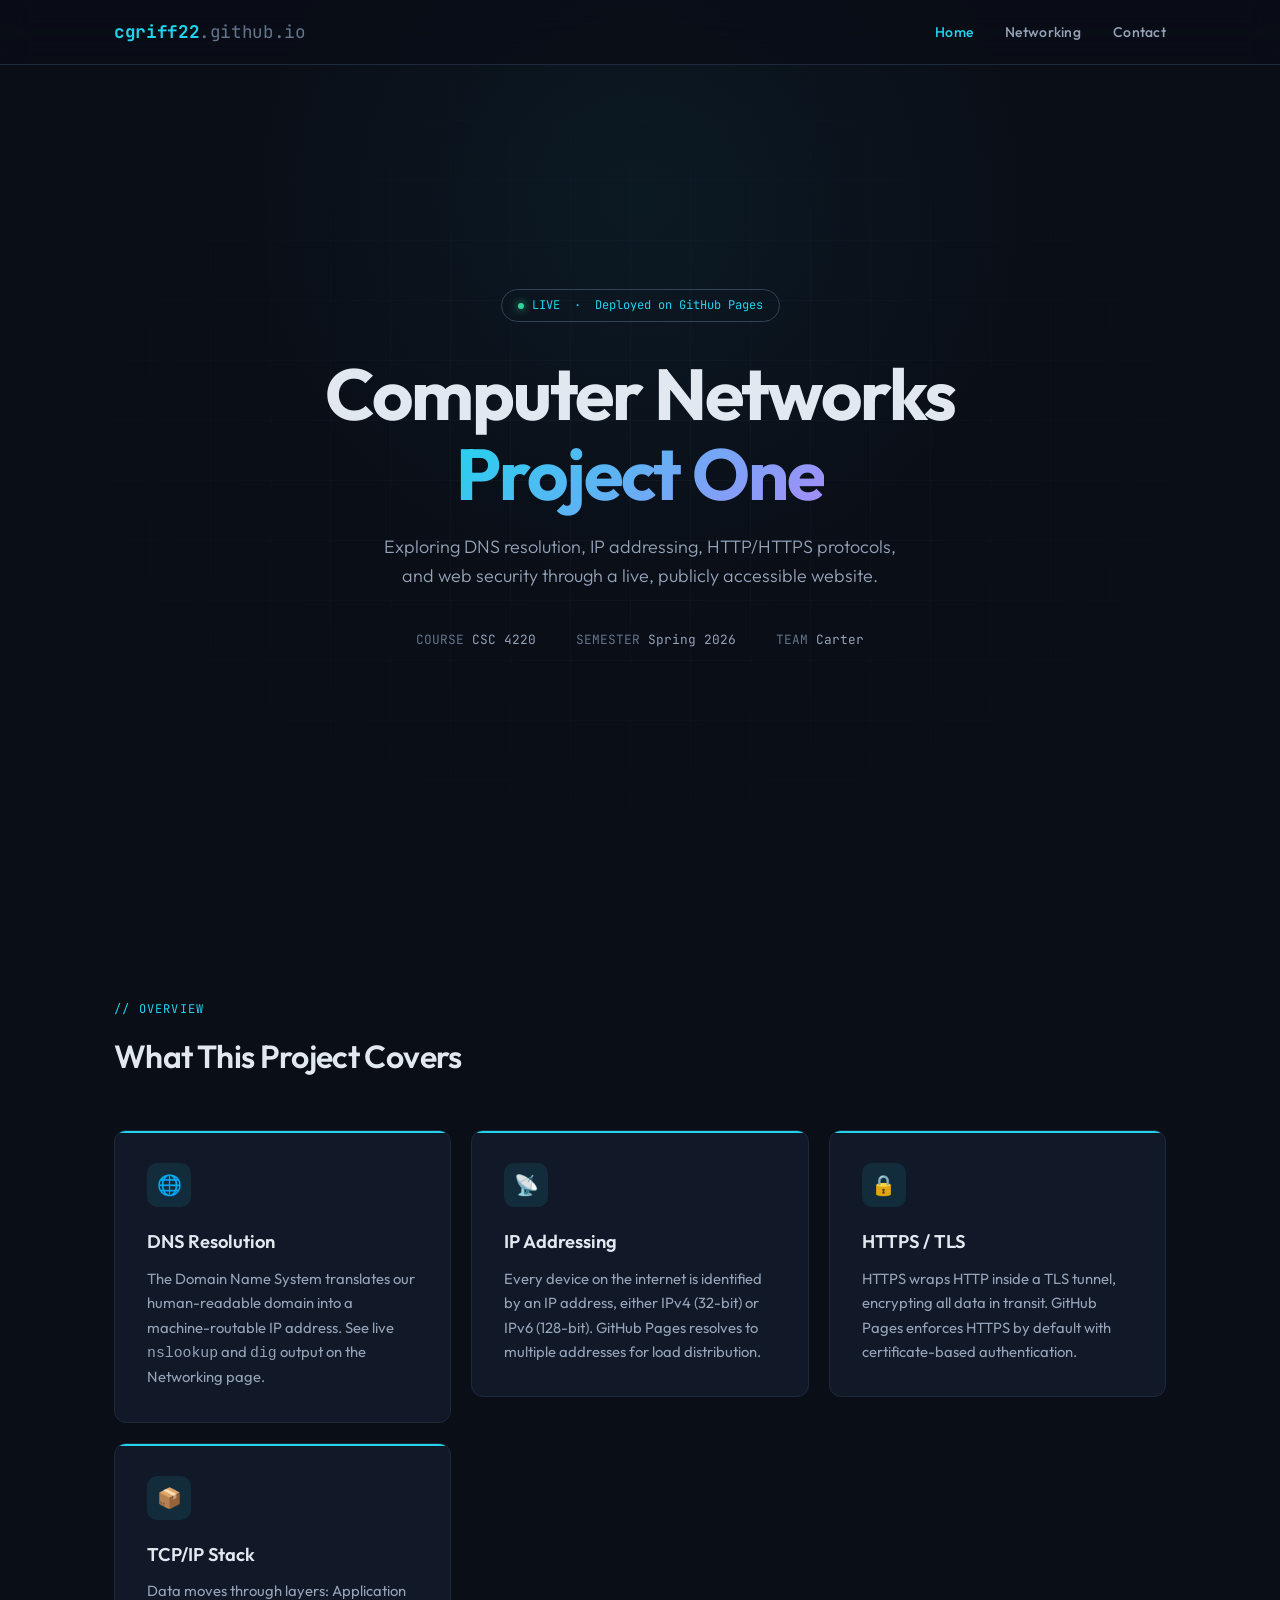
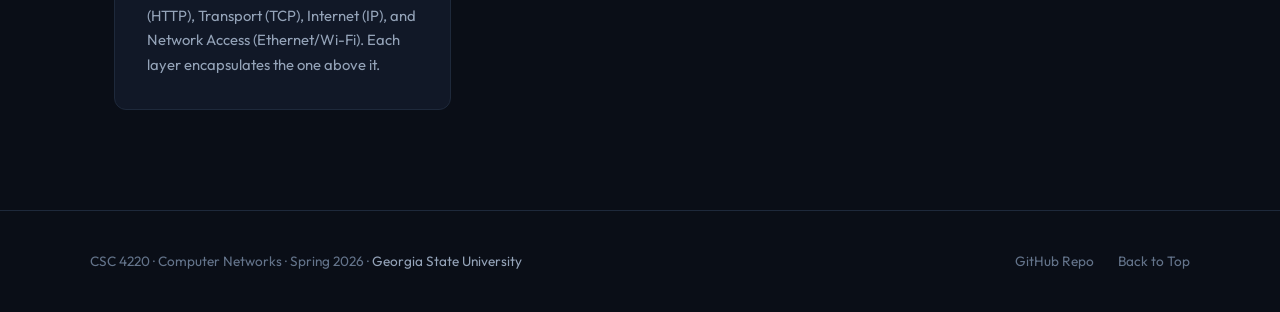
<file: index.html>
<!DOCTYPE html>
<html lang="en">
<head>
  <meta charset="UTF-8">
  <meta name="viewport" content="width=device-width, initial-scale=1.0">
  <title>cgriff22.github.io Computer Networks Project</title>
  <link rel="preconnect" href="https://fonts.googleapis.com">
  <link rel="preconnect" href="https://fonts.gstatic.com" crossorigin>
  <link href="https://fonts.googleapis.com/css2?family=JetBrains+Mono:wght@400;500;700&family=Outfit:wght@300;400;500;600;700&display=swap" rel="stylesheet">
  <link rel="stylesheet" href="style.css">
</head>
<!-- Google tag (gtag.js) -->
<script async src="https://www.googletagmanager.com/gtag/js?id=G-BN9VYESKCE"></script>
<script>
  window.dataLayer = window.dataLayer || [];
  function gtag(){dataLayer.push(arguments);}
  gtag('js', new Date());

  gtag('config', 'G-BN9VYESKCE');
</script>
<body>

  <!-- NAV -->
  <nav>
    <div class="nav-inner">
      <a href="index.html" class="nav-logo">cgriff22<span>.github.io</span></a>
      <ul class="nav-links">
        <li><a href="index.html" class="active">Home</a></li>
        <li><a href="networking.html">Networking</a></li>
        <li><a href="contact.html">Contact</a></li>
      </ul>
    </div>
  </nav>

  <!-- HERO -->
  <section class="hero" id="home">
    <div class="hero-grid"></div>
    <div class="hero-content">
      <div class="hero-badge">LIVE &nbsp;·&nbsp; Deployed on GitHub Pages</div>
      <h1>Computer Networks<br><span class="accent">Project One</span></h1>
      <p class="hero-sub">
        Exploring DNS resolution, IP addressing, HTTP/HTTPS protocols, and web security through a live, publicly accessible website.
      </p>
      <div class="hero-meta">
        <div>COURSE <span>CSC 4220</span></div>
        <div>SEMESTER <span>Spring 2026</span></div>
        <div>TEAM <span>Carter</span></div>
      </div>
    </div>
  </section>

  <!-- OVERVIEW CARDS -->
  <section id="overview">
    <div class="section-label">// Overview</div>
    <h2 class="section-title">What This Project Covers</h2>

    <div class="concepts-grid">
      <a href="networking.html#dns" style="text-decoration:none; color:inherit;">
        <div class="concept-card">
          <div class="concept-icon">🌐</div>
          <h3>DNS Resolution</h3>
          <p>The Domain Name System translates our human-readable domain into a machine-routable IP address. See live <code>nslookup</code> and <code>dig</code> output on the Networking page.</p>
        </div>
      </a>
      <a href="networking.html#ip" style="text-decoration:none; color:inherit;">
        <div class="concept-card">
          <div class="concept-icon">📡</div>
          <h3>IP Addressing</h3>
          <p>Every device on the internet is identified by an IP address, either IPv4 (32-bit) or IPv6 (128-bit). GitHub Pages resolves to multiple addresses for load distribution.</p>
        </div>
      </a>
      <a href="networking.html#protocols" style="text-decoration:none; color:inherit;">
        <div class="concept-card">
          <div class="concept-icon">🔒</div>
          <h3>HTTPS / TLS</h3>
          <p>HTTPS wraps HTTP inside a TLS tunnel, encrypting all data in transit. GitHub Pages enforces HTTPS by default with certificate-based authentication.</p>
        </div>
      </a>
      <a href="networking.html#security" style="text-decoration:none; color:inherit;">
        <div class="concept-card">
          <div class="concept-icon">📦</div>
          <h3>TCP/IP Stack</h3>
          <p>Data moves through layers: Application (HTTP), Transport (TCP), Internet (IP), and Network Access (Ethernet/Wi-Fi). Each layer encapsulates the one above it.</p>
        </div>
      </a>
    </div>
  </section>

  <!-- FOOTER -->
  <footer>
    <div class="footer-inner">
      <div class="footer-text">
        CSC 4220 · Computer Networks · Spring 2026 · <a href="#">Georgia State University</a>
      </div>
      <div class="footer-links">
        <a href="https://github.com/cgriff22/cgriff22.github.io" target="_blank">GitHub Repo</a>
        <a href="#home">Back to Top</a>
      </div>
    </div>
  </footer>

</body>
</html>
</file>
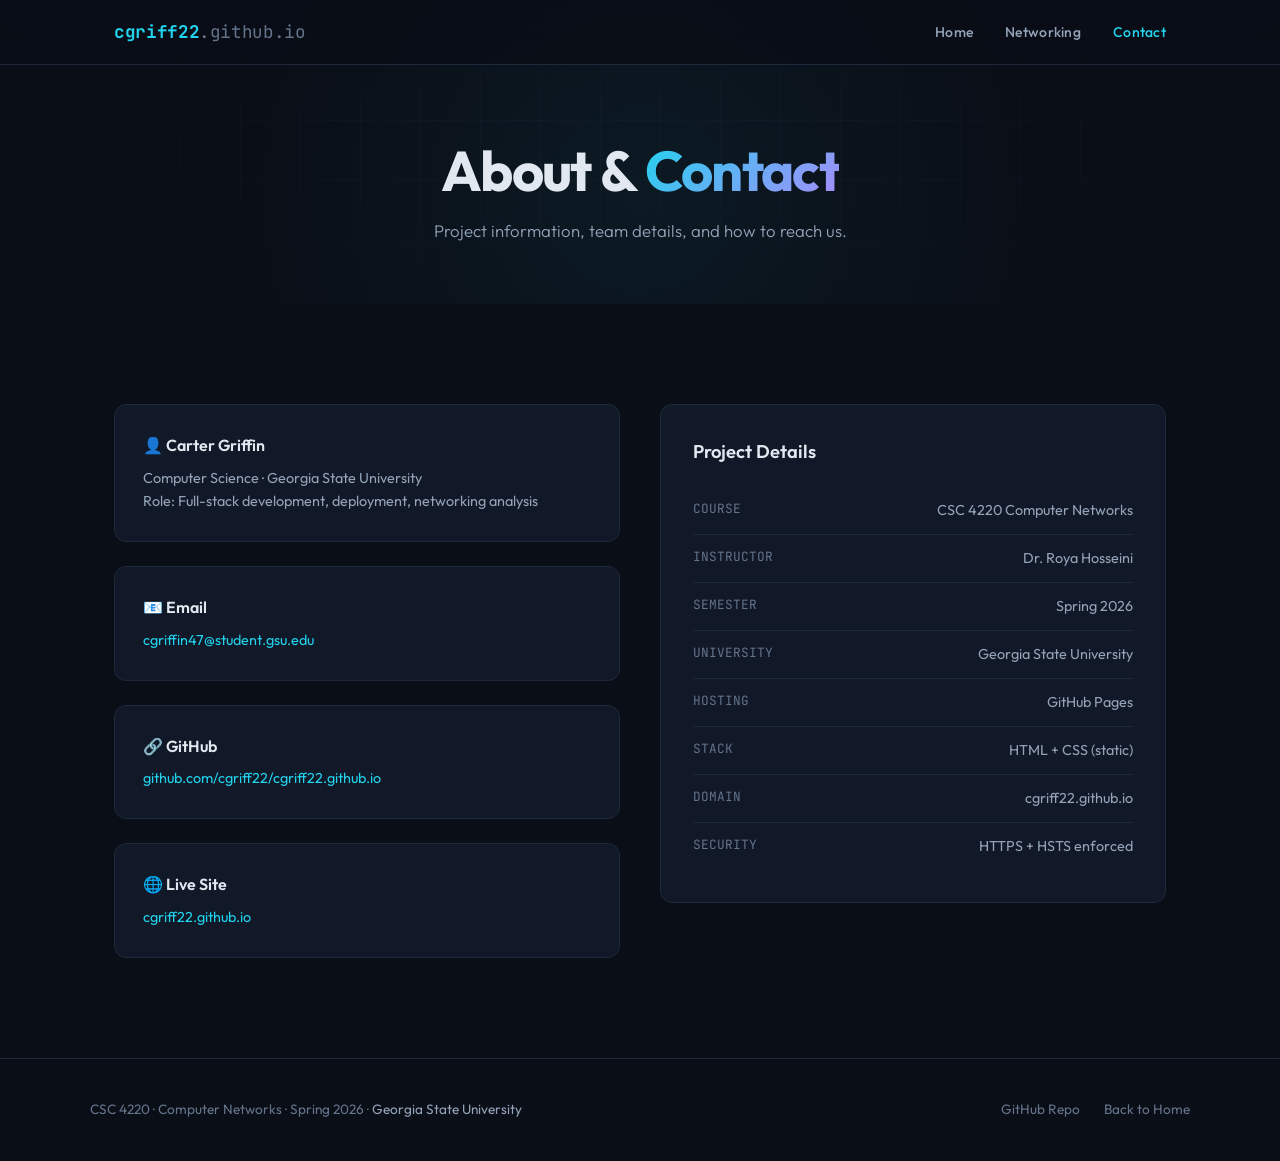
<file: contact.html>
<!DOCTYPE html>
<html lang="en">
<head>
  <meta charset="UTF-8">
  <meta name="viewport" content="width=device-width, initial-scale=1.0">
  <title>Contact: cgriff22.github.io</title>
  <link rel="preconnect" href="https://fonts.googleapis.com">
  <link rel="preconnect" href="https://fonts.gstatic.com" crossorigin>
  <link href="https://fonts.googleapis.com/css2?family=JetBrains+Mono:wght@400;500;700&family=Outfit:wght@300;400;500;600;700&display=swap" rel="stylesheet">
  <link rel="stylesheet" href="style.css">
</head>
<!-- Google tag (gtag.js) -->
<script async src="https://www.googletagmanager.com/gtag/js?id=G-BN9VYESKCE"></script>
<script>
  window.dataLayer = window.dataLayer || [];
  function gtag(){dataLayer.push(arguments);}
  gtag('js', new Date());

  gtag('config', 'G-BN9VYESKCE');
</script>
<body>

  <!-- NAV -->
  <nav>
    <div class="nav-inner">
      <a href="index.html" class="nav-logo">cgriff22<span>.github.io</span></a>
      <ul class="nav-links">
        <li><a href="index.html">Home</a></li>
        <li><a href="networking.html">Networking</a></li>
        <li><a href="contact.html" class="active">Contact</a></li>
      </ul>
    </div>
  </nav>

  <!-- PAGE HEADER -->
  <div class="page-header">
    <div class="hero-grid"></div>
    <div class="page-header-content">
      <h1>About &amp; <span class="accent">Contact</span></h1>
      <p>Project information, team details, and how to reach us.</p>
    </div>
  </div>

  <!-- CONTACT CONTENT -->
  <section>
    <div class="contact-grid">

      <!-- LEFT: Contact cards -->
      <div class="contact-info">
        <div class="contact-card">
          <h3>👤 Carter Griffin</h3>
          <p>
            Computer Science · Georgia State University<br>
            Role: Full-stack development, deployment, networking analysis
          </p>
        </div>

        <div class="contact-card">
          <h3>📧 Email</h3>
          <p><a href="mailto:cgriffin47@student.gsu.edu">cgriffin47@student.gsu.edu</a></p>
        </div>

        <div class="contact-card">
          <h3>🔗 GitHub</h3>
          <p><a href="https://github.com/cgriff22/cgriff22.github.io" target="_blank">github.com/cgriff22/cgriff22.github.io</a></p>
        </div>

        <div class="contact-card">
          <h3>🌐 Live Site</h3>
          <p><a href="https://cgriff22.github.io" target="_blank">cgriff22.github.io</a></p>
        </div>
      </div>

      <!-- RIGHT: Project details -->
      <div class="project-details">
        <h3>Project Details</h3>
        <div class="detail-row">
          <span class="detail-label">COURSE</span>
          <span class="detail-value">CSC 4220 Computer Networks</span>
        </div>
        <div class="detail-row">
          <span class="detail-label">INSTRUCTOR</span>
          <span class="detail-value">Dr. Roya Hosseini</span>
        </div>
        <div class="detail-row">
          <span class="detail-label">SEMESTER</span>
          <span class="detail-value">Spring 2026</span>
        </div>
        <div class="detail-row">
          <span class="detail-label">UNIVERSITY</span>
          <span class="detail-value">Georgia State University</span>
        </div>
        <div class="detail-row">
          <span class="detail-label">HOSTING</span>
          <span class="detail-value">GitHub Pages</span>
        </div>
        <div class="detail-row">
          <span class="detail-label">STACK</span>
          <span class="detail-value">HTML + CSS (static)</span>
        </div>
        <div class="detail-row">
          <span class="detail-label">DOMAIN</span>
          <span class="detail-value">cgriff22.github.io</span>
        </div>
        <div class="detail-row">
          <span class="detail-label">SECURITY</span>
          <span class="detail-value">HTTPS + HSTS enforced</span>
        </div>
      </div>

    </div>
  </section>

  <!-- FOOTER -->
  <footer>
    <div class="footer-inner">
      <div class="footer-text">
        CSC 4220 · Computer Networks · Spring 2026 · <a href="#">Georgia State University</a>
      </div>
      <div class="footer-links">
        <a href="https://github.com/cgriff22" target="_blank">GitHub Repo</a>
        <a href="index.html">Back to Home</a>
      </div>
    </div>
  </footer>

</body>
</html>
</file>
<file: style.css>
:root {
  --bg: #0a0e17;
  --bg-card: #111827;
  --bg-card-hover: #1a2332;
  --border: #1e293b;
  --border-accent: #334155;
  --text: #e2e8f0;
  --text-muted: #94a3b8;
  --text-dim: #64748b;
  --accent: #22d3ee;
  --accent-glow: rgba(34, 211, 238, 0.15);
  --green: #34d399;
  --amber: #fbbf24;
  --rose: #fb7185;
  --mono: 'JetBrains Mono', monospace;
  --sans: 'Outfit', sans-serif;
}

*, *::before, *::after {
  margin: 0;
  padding: 0;
  box-sizing: border-box;
}

html {
  scroll-behavior: smooth;
  scroll-padding-top: 80px;
}

body {
  font-family: var(--sans);
  background: var(--bg);
  color: var(--text);
  line-height: 1.6;
  -webkit-font-smoothing: antialiased;
}

/* ── NAV ── */
nav {
  position: fixed;
  top: 0;
  left: 0;
  right: 0;
  z-index: 100;
  background: rgba(10, 14, 23, 0.85);
  backdrop-filter: blur(16px);
  border-bottom: 1px solid var(--border);
}

.nav-inner {
  max-width: 1100px;
  margin: 0 auto;
  padding: 0 24px;
  height: 64px;
  display: flex;
  align-items: center;
  justify-content: space-between;
}

.nav-logo {
  font-family: var(--mono);
  font-weight: 700;
  font-size: 1.1rem;
  color: var(--accent);
  text-decoration: none;
  letter-spacing: -0.02em;
}

.nav-logo span {
  color: var(--text-dim);
  font-weight: 400;
}

.nav-links {
  display: flex;
  gap: 32px;
  list-style: none;
}

.nav-links a {
  color: var(--text-muted);
  text-decoration: none;
  font-size: 0.875rem;
  font-weight: 500;
  letter-spacing: 0.02em;
  transition: color 0.2s;
}

.nav-links a:hover,
.nav-links a.active {
  color: var(--accent);
}

/* ── HERO ── */
.hero {
  min-height: 100vh;
  display: flex;
  align-items: center;
  justify-content: center;
  text-align: center;
  padding: 120px 24px 80px;
  position: relative;
  overflow: hidden;
}

.hero::before {
  content: '';
  position: absolute;
  top: -200px;
  left: 50%;
  transform: translateX(-50%);
  width: 800px;
  height: 800px;
  background: radial-gradient(circle, rgba(34, 211, 238, 0.06) 0%, transparent 70%);
  pointer-events: none;
}

.hero-grid {
  position: absolute;
  inset: 0;
  background-image:
    linear-gradient(rgba(30, 41, 59, 0.3) 1px, transparent 1px),
    linear-gradient(90deg, rgba(30, 41, 59, 0.3) 1px, transparent 1px);
  background-size: 60px 60px;
  mask-image: radial-gradient(ellipse 60% 50% at 50% 50%, black, transparent);
}

.hero-content {
  position: relative;
  z-index: 1;
}

.hero-badge {
  display: inline-flex;
  align-items: center;
  gap: 8px;
  padding: 6px 16px;
  border: 1px solid var(--border-accent);
  border-radius: 100px;
  font-family: var(--mono);
  font-size: 0.75rem;
  color: var(--accent);
  margin-bottom: 32px;
  animation: fadeUp 0.6s ease both;
}

.hero-badge::before {
  content: '';
  width: 6px;
  height: 6px;
  border-radius: 50%;
  background: var(--green);
  box-shadow: 0 0 8px var(--green);
  animation: pulse 2s infinite;
}

.hero h1 {
  font-size: clamp(2.5rem, 6vw, 4.5rem);
  font-weight: 700;
  letter-spacing: -0.03em;
  line-height: 1.1;
  margin-bottom: 20px;
  animation: fadeUp 0.6s ease 0.1s both;
}

.hero h1 .accent {
  background: linear-gradient(135deg, var(--accent), #a78bfa);
  -webkit-background-clip: text;
  -webkit-text-fill-color: transparent;
  background-clip: text;
}

.hero-sub {
  font-size: 1.125rem;
  color: var(--text-muted);
  max-width: 540px;
  margin: 0 auto 40px;
  font-weight: 300;
  animation: fadeUp 0.6s ease 0.2s both;
}

.hero-meta {
  display: flex;
  justify-content: center;
  gap: 40px;
  font-family: var(--mono);
  font-size: 0.8rem;
  color: var(--text-dim);
  animation: fadeUp 0.6s ease 0.3s both;
}

.hero-meta span {
  color: var(--text-muted);
}

/* ── PAGE HEADER (for inner pages) ── */
.page-header {
  padding: 140px 24px 60px;
  text-align: center;
  position: relative;
  overflow: hidden;
}

.page-header::before {
  content: '';
  position: absolute;
  top: -200px;
  left: 50%;
  transform: translateX(-50%);
  width: 800px;
  height: 800px;
  background: radial-gradient(circle, rgba(34, 211, 238, 0.06) 0%, transparent 70%);
  pointer-events: none;
}

.page-header .hero-grid {
  position: absolute;
  inset: 0;
  background-image:
    linear-gradient(rgba(30, 41, 59, 0.3) 1px, transparent 1px),
    linear-gradient(90deg, rgba(30, 41, 59, 0.3) 1px, transparent 1px);
  background-size: 60px 60px;
  mask-image: radial-gradient(ellipse 60% 50% at 50% 50%, black, transparent);
}

.page-header-content {
  position: relative;
  z-index: 1;
}

.page-header h1 {
  font-size: clamp(2rem, 5vw, 3.5rem);
  font-weight: 700;
  letter-spacing: -0.03em;
  line-height: 1.1;
  margin-bottom: 16px;
}

.page-header h1 .accent {
  background: linear-gradient(135deg, var(--accent), #a78bfa);
  -webkit-background-clip: text;
  -webkit-text-fill-color: transparent;
  background-clip: text;
}

.page-header p {
  font-size: 1.05rem;
  color: var(--text-muted);
  max-width: 540px;
  margin: 0 auto;
  font-weight: 300;
}

/* ── SECTIONS ── */
section {
  max-width: 1100px;
  margin: 0 auto;
  padding: 100px 24px;
}

.section-label {
  font-family: var(--mono);
  font-size: 0.75rem;
  color: var(--accent);
  letter-spacing: 0.1em;
  text-transform: uppercase;
  margin-bottom: 12px;
}

.section-title {
  font-size: 2rem;
  font-weight: 600;
  letter-spacing: -0.02em;
  margin-bottom: 48px;
}

/* ── CONCEPTS GRID ── */
.concepts-grid {
  display: grid;
  grid-template-columns: repeat(auto-fit, minmax(300px, 1fr));
  gap: 20px;
}

.concept-card {
  background: var(--bg-card);
  border: 1px solid var(--border);
  border-radius: 12px;
  padding: 32px;
  transition: all 0.3s ease;
  position: relative;
  overflow: hidden;
}

.concept-card:hover {
  background: var(--bg-card-hover);
  border-color: var(--border-accent);
  transform: translateY(-2px);
}

.concept-card::after {
  content: '';
  position: absolute;
  top: 0;
  left: 0;
  right: 0;
  height: 2px;
}

.concept-card:nth-child(1)::after { background: var(--accent); }
.concept-card:nth-child(2)::after { background: var(--green); }
.concept-card:nth-child(3)::after { background: var(--amber); }
.concept-card:nth-child(4)::after { background: var(--rose); }

.concept-icon {
  width: 44px;
  height: 44px;
  border-radius: 10px;
  display: flex;
  align-items: center;
  justify-content: center;
  font-size: 1.25rem;
  margin-bottom: 20px;
}

.concept-card:nth-child(1) .concept-icon { background: rgba(34, 211, 238, 0.1); }
.concept-card:nth-child(2) .concept-icon { background: rgba(52, 211, 153, 0.1); }
.concept-card:nth-child(3) .concept-icon { background: rgba(251, 191, 36, 0.1); }
.concept-card:nth-child(4) .concept-icon { background: rgba(251, 113, 133, 0.1); }

.concept-card h3 {
  font-size: 1.15rem;
  font-weight: 600;
  margin-bottom: 10px;
}

.concept-card p {
  color: var(--text-muted);
  font-size: 0.925rem;
  line-height: 1.65;
}

/* ── TERMINAL ── */
.terminal-block {
  background: #0d1117;
  border: 1px solid var(--border);
  border-radius: 12px;
  overflow: hidden;
  margin-top: 20px;
}

.terminal-header {
  background: #161b22;
  padding: 12px 16px;
  display: flex;
  align-items: center;
  gap: 8px;
  border-bottom: 1px solid var(--border);
}

.terminal-dot {
  width: 10px;
  height: 10px;
  border-radius: 50%;
}

.terminal-dot.red { background: #ff5f57; }
.terminal-dot.yellow { background: #febc2e; }
.terminal-dot.green { background: #28c840; }

.terminal-title {
  margin-left: 8px;
  font-family: var(--mono);
  font-size: 0.75rem;
  color: var(--text-dim);
}

.terminal-body {
  padding: 20px;
  font-family: var(--mono);
  font-size: 0.82rem;
  line-height: 1.8;
  overflow-x: auto;
}

.terminal-body .prompt { color: var(--green); }
.terminal-body .cmd { color: var(--text); }
.terminal-body .output { color: var(--text-dim); }
.terminal-body .highlight { color: var(--accent); }
.terminal-body .warn { color: var(--amber); }

/* ── SCREENSHOT BLOCKS ── */
.screenshot-block {
  background: #0d1117;
  border: 1px solid var(--border);
  border-radius: 12px;
  overflow: hidden;
  margin-bottom: 16px;
}

.screenshot-label {
  background: #161b22;
  padding: 10px 16px;
  font-family: var(--mono);
  font-size: 0.75rem;
  color: var(--text-dim);
  border-bottom: 1px solid var(--border);
}

.screenshot-block img {
  width: 100%;
  display: block;
}

/* ── DNS DETAIL SECTION ── */
.dns-section {
  display: grid;
  grid-template-columns: 1fr 1fr;
  gap: 40px;
  align-items: start;
}

.dns-explanation h3 {
  font-size: 1.25rem;
  font-weight: 600;
  margin-bottom: 16px;
}

.dns-explanation p {
  color: var(--text-muted);
  font-size: 0.95rem;
  margin-bottom: 16px;
  line-height: 1.7;
}

.dns-steps {
  list-style: none;
  counter-reset: step;
}

.dns-steps li {
  counter-increment: step;
  padding: 12px 0;
  padding-left: 40px;
  position: relative;
  color: var(--text-muted);
  font-size: 0.9rem;
  border-left: 1px solid var(--border);
}

.dns-steps li::before {
  content: counter(step);
  position: absolute;
  left: -12px;
  width: 24px;
  height: 24px;
  background: var(--bg-card);
  border: 1px solid var(--border-accent);
  border-radius: 50%;
  display: flex;
  align-items: center;
  justify-content: center;
  font-family: var(--mono);
  font-size: 0.7rem;
  color: var(--accent);
}

/* ── PROTOCOL TABLE ── */
.protocol-table {
  width: 100%;
  border-collapse: collapse;
  margin-top: 32px;
}

.protocol-table th,
.protocol-table td {
  text-align: left;
  padding: 14px 20px;
  font-size: 0.9rem;
  border-bottom: 1px solid var(--border);
}

.protocol-table th {
  font-family: var(--mono);
  font-size: 0.75rem;
  color: var(--text-dim);
  text-transform: uppercase;
  letter-spacing: 0.08em;
  background: var(--bg-card);
}

.protocol-table td {
  color: var(--text-muted);
}

.protocol-table tr:hover td {
  background: rgba(17, 24, 39, 0.5);
}

.badge {
  display: inline-block;
  padding: 3px 10px;
  border-radius: 6px;
  font-family: var(--mono);
  font-size: 0.75rem;
  font-weight: 500;
}

.badge-secure {
  background: rgba(52, 211, 153, 0.1);
  color: var(--green);
  border: 1px solid rgba(52, 211, 153, 0.2);
}

.badge-insecure {
  background: rgba(251, 113, 133, 0.1);
  color: var(--rose);
  border: 1px solid rgba(251, 113, 133, 0.2);
}

/* ── SECURITY SECTION ── */
.security-grid {
  display: grid;
  grid-template-columns: repeat(auto-fit, minmax(240px, 1fr));
  gap: 16px;
  margin-top: 32px;
}

.security-item {
  background: var(--bg-card);
  border: 1px solid var(--border);
  border-radius: 10px;
  padding: 24px;
}

.security-item .status {
  display: inline-flex;
  align-items: center;
  gap: 6px;
  font-family: var(--mono);
  font-size: 0.75rem;
  color: var(--green);
  margin-bottom: 12px;
}

.security-item .status::before {
  content: '✓';
  width: 18px;
  height: 18px;
  border-radius: 50%;
  background: rgba(52, 211, 153, 0.1);
  display: flex;
  align-items: center;
  justify-content: center;
  font-size: 0.65rem;
}

.security-item h4 {
  font-size: 0.95rem;
  font-weight: 600;
  margin-bottom: 6px;
}

.security-item p {
  color: var(--text-dim);
  font-size: 0.85rem;
  line-height: 1.5;
}

/* ── CONTACT PAGE ── */
.contact-grid {
  display: grid;
  grid-template-columns: 1fr 1fr;
  gap: 40px;
  align-items: start;
}

.contact-info {
  display: flex;
  flex-direction: column;
  gap: 24px;
}

.contact-card {
  background: var(--bg-card);
  border: 1px solid var(--border);
  border-radius: 12px;
  padding: 28px;
  transition: all 0.3s ease;
}

.contact-card:hover {
  background: var(--bg-card-hover);
  border-color: var(--border-accent);
}

.contact-card h3 {
  font-size: 1rem;
  font-weight: 600;
  margin-bottom: 8px;
  display: flex;
  align-items: center;
  gap: 10px;
}

.contact-card p {
  color: var(--text-muted);
  font-size: 0.9rem;
  line-height: 1.6;
}

.contact-card a {
  color: var(--accent);
  text-decoration: none;
}

.contact-card a:hover {
  text-decoration: underline;
}

.project-details {
  background: var(--bg-card);
  border: 1px solid var(--border);
  border-radius: 12px;
  padding: 32px;
}

.project-details h3 {
  font-size: 1.15rem;
  font-weight: 600;
  margin-bottom: 20px;
}

.detail-row {
  display: flex;
  justify-content: space-between;
  padding: 12px 0;
  border-bottom: 1px solid var(--border);
  font-size: 0.9rem;
}

.detail-row:last-child {
  border-bottom: none;
}

.detail-label {
  color: var(--text-dim);
  font-family: var(--mono);
  font-size: 0.8rem;
}

.detail-value {
  color: var(--text-muted);
}

/* ── FOOTER ── */
footer {
  border-top: 1px solid var(--border);
  padding: 40px 24px;
  text-align: center;
}

.footer-inner {
  max-width: 1100px;
  margin: 0 auto;
  display: flex;
  justify-content: space-between;
  align-items: center;
}

.footer-text {
  font-size: 0.85rem;
  color: var(--text-dim);
}

.footer-text a {
  color: var(--text-muted);
  text-decoration: none;
}

.footer-links {
  display: flex;
  gap: 24px;
}

.footer-links a {
  color: var(--text-dim);
  text-decoration: none;
  font-size: 0.85rem;
  transition: color 0.2s;
}

.footer-links a:hover {
  color: var(--accent);
}

/* ── ANIMATIONS ── */
@keyframes fadeUp {
  from { opacity: 0; transform: translateY(20px); }
  to { opacity: 1; transform: translateY(0); }
}

@keyframes pulse {
  0%, 100% { opacity: 1; }
  50% { opacity: 0.4; }
}

/* ── RESPONSIVE ── */
@media (max-width: 768px) {
  .nav-links { display: none; }
  .dns-section { grid-template-columns: 1fr; }
  .contact-grid { grid-template-columns: 1fr; }
  .hero-meta { flex-direction: column; gap: 12px; }
  .footer-inner { flex-direction: column; gap: 16px; }
  .protocol-table { font-size: 0.8rem; }
  .protocol-table th, .protocol-table td { padding: 10px 12px; }
}
/* ── XSS DEMO ── */
.xss-demo-grid {
  display: grid;
  grid-template-columns: 1fr 1fr;
  gap: 24px;
  align-items: start;
}

.xss-input-panel,
.xss-output-panel {
  background: var(--bg-card);
  border: 1px solid var(--border);
  border-radius: 12px;
  padding: 24px;
}

.xss-panel-header {
  display: flex;
  align-items: center;
  justify-content: space-between;
  margin-bottom: 20px;
  padding-bottom: 16px;
  border-bottom: 1px solid var(--border);
}

.xss-panel-title {
  font-family: var(--mono);
  font-size: 0.75rem;
  color: var(--text-dim);
  text-transform: uppercase;
  letter-spacing: 0.1em;
}

.xss-mode-toggle {
  display: inline-flex;
  background: var(--bg);
  border: 1px solid var(--border);
  border-radius: 8px;
  padding: 3px;
  gap: 2px;
}

.xss-mode-btn {
  background: transparent;
  border: none;
  color: var(--text-dim);
  font-family: var(--mono);
  font-size: 0.7rem;
  font-weight: 500;
  padding: 6px 12px;
  border-radius: 6px;
  cursor: pointer;
  transition: all 0.2s;
  letter-spacing: 0.04em;
}

.xss-mode-btn:hover {
  color: var(--text-muted);
}

.xss-mode-btn.active {
  background: var(--bg-card-hover);
  color: var(--accent);
}

.xss-mode-indicator {
  font-family: var(--mono);
  font-size: 0.7rem;
  font-weight: 600;
  letter-spacing: 0.08em;
  padding: 4px 10px;
  border-radius: 6px;
}

.xss-mode-indicator.unsafe {
  background: rgba(251, 113, 133, 0.1);
  color: var(--rose);
  border: 1px solid rgba(251, 113, 133, 0.25);
}

.xss-mode-indicator.safe {
  background: rgba(52, 211, 153, 0.1);
  color: var(--green);
  border: 1px solid rgba(52, 211, 153, 0.25);
}

.xss-label,
.xss-output-label {
  display: block;
  font-family: var(--mono);
  font-size: 0.72rem;
  color: var(--text-dim);
  text-transform: uppercase;
  letter-spacing: 0.08em;
  margin-bottom: 8px;
  margin-top: 16px;
}

.xss-label:first-of-type,
.xss-output-label:first-of-type {
  margin-top: 0;
}

#xss-input {
  width: 100%;
  background: var(--bg);
  border: 1px solid var(--border);
  border-radius: 8px;
  padding: 12px 14px;
  color: var(--text);
  font-family: var(--mono);
  font-size: 0.85rem;
  resize: vertical;
  transition: border-color 0.2s;
}

#xss-input:focus {
  outline: none;
  border-color: var(--accent);
  box-shadow: 0 0 0 3px var(--accent-glow);
}

.xss-payloads {
  margin-top: 16px;
  display: flex;
  flex-wrap: wrap;
  gap: 8px;
  align-items: center;
}

.xss-payloads-label {
  font-family: var(--mono);
  font-size: 0.72rem;
  color: var(--text-dim);
  margin-right: 4px;
}

.xss-payload-btn {
  background: var(--bg);
  border: 1px solid var(--border);
  color: var(--text-muted);
  font-family: var(--mono);
  font-size: 0.72rem;
  padding: 6px 10px;
  border-radius: 6px;
  cursor: pointer;
  transition: all 0.2s;
}

.xss-payload-btn:hover {
  border-color: var(--border-accent);
  color: var(--accent);
  background: var(--bg-card-hover);
}

.xss-render-btn {
  margin-top: 20px;
  width: 100%;
  background: linear-gradient(135deg, var(--accent), #a78bfa);
  border: none;
  color: var(--bg);
  font-family: var(--sans);
  font-weight: 600;
  font-size: 0.9rem;
  padding: 12px;
  border-radius: 8px;
  cursor: pointer;
  transition: opacity 0.2s, transform 0.1s;
  letter-spacing: 0.02em;
}

.xss-render-btn:hover {
  opacity: 0.9;
}

.xss-render-btn:active {
  transform: translateY(1px);
}

.xss-output {
  background: var(--bg);
  border: 1px solid var(--border);
  border-radius: 8px;
  padding: 16px;
  min-height: 60px;
  color: var(--text);
  font-size: 0.9rem;
}

.xss-source {
  background: #0d1117;
  border: 1px solid var(--border);
  border-radius: 8px;
  padding: 14px;
  font-family: var(--mono);
  font-size: 0.8rem;
  color: var(--text-muted);
  overflow-x: auto;
  white-space: pre-wrap;
  word-break: break-all;
  margin: 0;
}

.xss-source code {
  font-family: inherit;
  background: none;
  padding: 0;
}

.xss-explanation {
  margin-top: 20px;
  padding: 14px 16px;
  background: rgba(34, 211, 238, 0.05);
  border-left: 3px solid var(--accent);
  border-radius: 4px;
  font-size: 0.85rem;
  color: var(--text-muted);
  line-height: 1.6;
}

.xss-explanation code {
  background: var(--bg);
  padding: 2px 6px;
  border-radius: 4px;
  font-size: 0.85em;
}

@media (max-width: 768px) {
  .xss-demo-grid {
    grid-template-columns: 1fr;
  }
}
</file>
